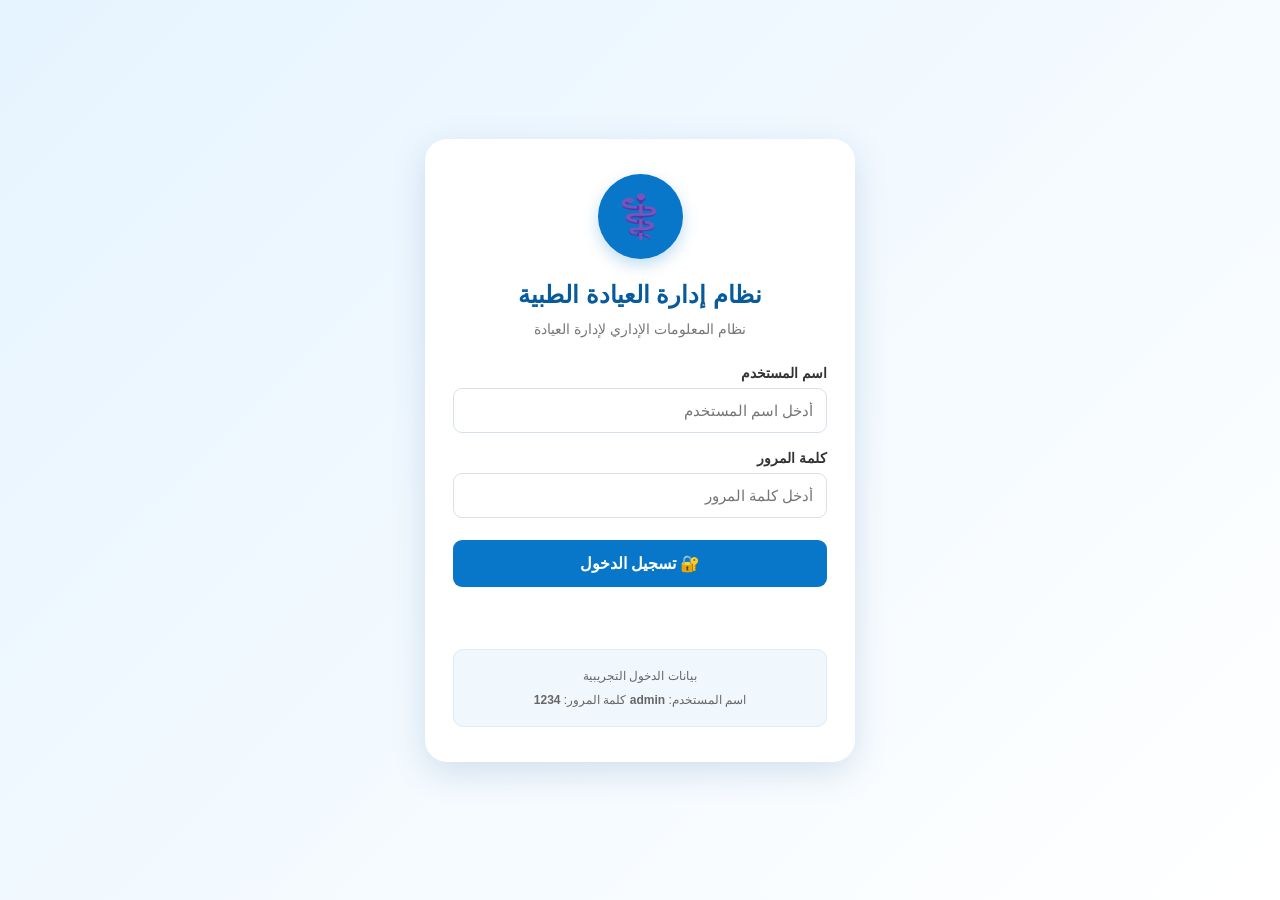
<file: index.html>
<!DOCTYPE html>
<html lang="ar" dir="rtl">

<head>

    <meta charset="UTF-8">

    <meta name="viewport"
          content="width=device-width, initial-scale=1.0">

    <title>نظام إدارة العيادة الطبية</title>

    <link rel="stylesheet" href="style.css">

</head>

<body>

    <!-- =========================
         صفحة تسجيل الدخول
    ========================== -->

    <div class="login-page">

        <div class="login-box">

            <div class="logo">
                ⚕️
            </div>


            <h1>
                نظام إدارة العيادة الطبية
            </h1>


            <p class="subtitle">
                نظام المعلومات الإداري لإدارة العيادة
            </p>


            <form id="loginForm">


                <div class="input-group">

                    <label for="username">
                        اسم المستخدم
                    </label>

                    <input
                        type="text"
                        id="username"
                        placeholder="أدخل اسم المستخدم"
                        autocomplete="username"
                        required>

                </div>



                <div class="input-group">

                    <label for="password">
                        كلمة المرور
                    </label>

                    <input
                        type="password"
                        id="password"
                        placeholder="أدخل كلمة المرور"
                        autocomplete="current-password"
                        required>

                </div>



                <button
                    type="submit"
                    class="login-button">

                    🔐 تسجيل الدخول

                </button>


            </form>



            <div
                id="loginMessage"
                class="login-message">
            </div>



            <div class="login-info">

                <p>
                    بيانات الدخول التجريبية
                </p>

                <span>
                    اسم المستخدم:
                    <b>admin</b>
                </span>

                <span>
                    كلمة المرور:
                    <b>1234</b>
                </span>

            </div>


        </div>

    </div>



    <!-- =========================
         تشغيل تسجيل الدخول
    ========================== -->

    <script>

    document
    .getElementById("loginForm")
    .addEventListener("submit", function(event) {

        event.preventDefault();


        const username =
            document.getElementById("username").value.trim();


        const password =
            document.getElementById("password").value;


        const message =
            document.getElementById("loginMessage");



        /* بيانات الدخول التجريبية */

        if (
            username === "admin" &&
            password === "1234"
        ) {


            /* حفظ حالة تسجيل الدخول */

            localStorage.setItem(
                "clinic_logged_in",
                "true"
            );


            localStorage.setItem(
                "clinic_username",
                username
            );


            message.textContent =
                "✅ تم تسجيل الدخول بنجاح";


            message.style.color =
                "#2e8b57";


            /*
             * الانتقال إلى لوحة التحكم
             */

            setTimeout(function() {

                window.location.href =
                    "dashboard2.html";

            }, 500);


        } else {


            message.textContent =
                "❌ اسم المستخدم أو كلمة المرور غير صحيحة";


            message.style.color =
                "#d73535";

        }

    });

    </script>

</body>

</html>
</file>
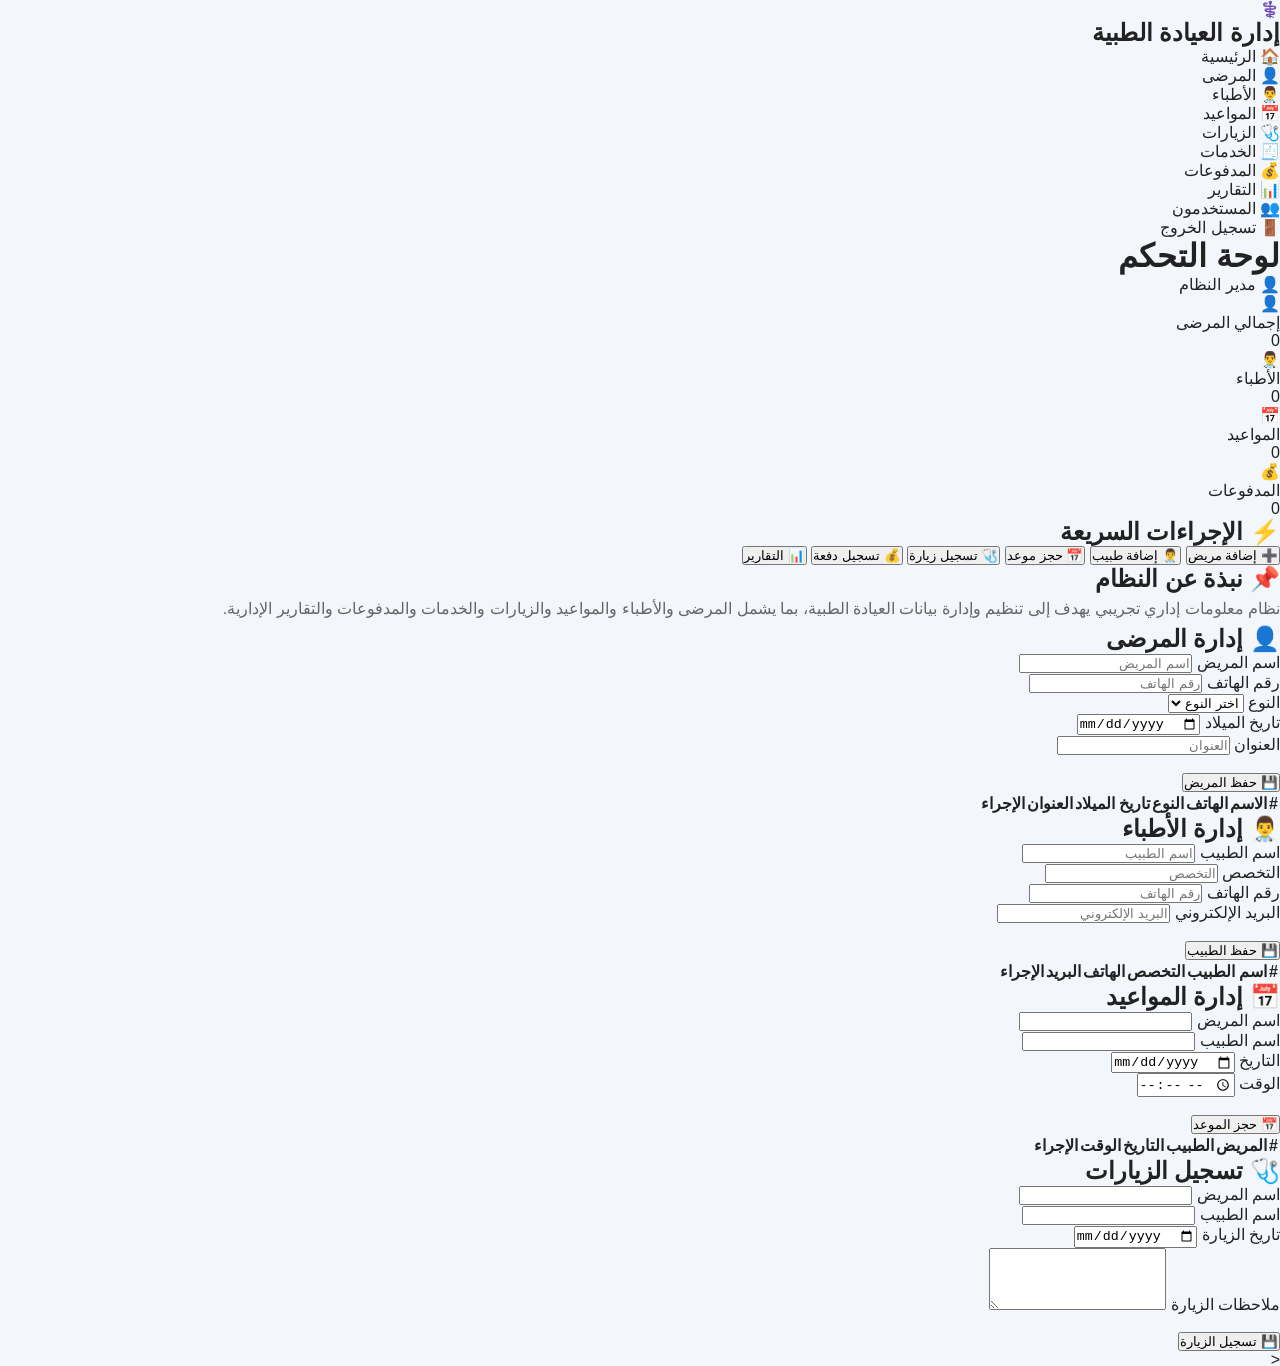
<file: dashboard.html>
<!DOCTYPE html>
<html lang="ar" dir="rtl">

<head>
    <meta charset="UTF-8">

    <meta name="viewport"
          content="width=device-width, initial-scale=1.0">

    <title>لوحة تحكم العيادة الطبية</title>

    <link rel="stylesheet" href="style.css">
</head>


<body>

<div class="dashboard" id="dashboard">


    <!-- =========================
         القائمة الجانبية
         ========================= -->

    <aside class="sidebar">

        <div class="brand">

            <div class="brand-icon">
                ⚕️
            </div>

            <h2>
                إدارة العيادة الطبية
            </h2>

        </div>


        <div class="menu-item active"
             onclick="showPage('home', this)">

            🏠
            <span>الرئيسية</span>

        </div>


        <div class="menu-item"
             onclick="showPage('patients', this)">

            👤
            <span>المرضى</span>

        </div>


        <div class="menu-item"
             onclick="showPage('doctors', this)">

            👨‍⚕️
            <span>الأطباء</span>

        </div>


        <div class="menu-item"
             onclick="showPage('appointments', this)">

            📅
            <span>المواعيد</span>

        </div>


        <div class="menu-item"
             onclick="showPage('visits', this)">

            🩺
            <span>الزيارات</span>

        </div>


        <div class="menu-item"
             onclick="showPage('services', this)">

            🧾
            <span>الخدمات</span>

        </div>


        <div class="menu-item"
             onclick="showPage('payments', this)">

            💰
            <span>المدفوعات</span>

        </div>


        <div class="menu-item"
             onclick="showPage('reports', this)">

            📊
            <span>التقارير</span>

        </div>


        <div class="menu-item"
             onclick="showPage('users', this)">

            👥
            <span>المستخدمون</span>

        </div>


        <div class="menu-item logout"
             onclick="logout()">

            🚪
            <span>تسجيل الخروج</span>

        </div>

    </aside>



    <!-- =========================
         المحتوى الرئيسي
         ========================= -->

    <main class="main-content">


        <!-- الشريط العلوي -->

        <div class="topbar">

            <h1 id="pageTitle">
                لوحة التحكم
            </h1>

            <div class="user-info">
                👤 مدير النظام
            </div>

        </div>



        <!-- =========================
             الصفحة الرئيسية
             ========================= -->

        <section class="page" id="home">

            <div class="stats">


                <div class="stat-card">

                    <div class="stat-icon">
                        👤
                    </div>

                    <div class="stat-title">
                        إجمالي المرضى
                    </div>

                    <div class="stat-number"
                         id="patientCount">
                        0
                    </div>

                </div>



                <div class="stat-card">

                    <div class="stat-icon">
                        👨‍⚕️
                    </div>

                    <div class="stat-title">
                        الأطباء
                    </div>

                    <div class="stat-number"
                         id="doctorCount">
                        0
                    </div>

                </div>



                <div class="stat-card">

                    <div class="stat-icon">
                        📅
                    </div>

                    <div class="stat-title">
                        المواعيد
                    </div>

                    <div class="stat-number"
                         id="appointmentCount">
                        0
                    </div>

                </div>



                <div class="stat-card">

                    <div class="stat-icon">
                        💰
                    </div>

                    <div class="stat-title">
                        المدفوعات
                    </div>

                    <div class="stat-number"
                         id="paymentCount">
                        0
                    </div>

                </div>

            </div>



            <div class="section">

                <h2 class="section-title">
                    ⚡ الإجراءات السريعة
                </h2>


                <div class="quick-actions">

                    <button onclick="showPage('patients')">
                        ➕ إضافة مريض
                    </button>

                    <button onclick="showPage('doctors')">
                        👨‍⚕️ إضافة طبيب
                    </button>

                    <button onclick="showPage('appointments')">
                        📅 حجز موعد
                    </button>

                    <button onclick="showPage('visits')">
                        🩺 تسجيل زيارة
                    </button>

                    <button onclick="showPage('payments')">
                        💰 تسجيل دفعة
                    </button>

                    <button onclick="showPage('reports')">
                        📊 التقارير
                    </button>

                </div>

            </div>



            <div class="section">

                <h2 class="section-title">
                    📌 نبذة عن النظام
                </h2>

                <p style="line-height:2;color:#666;">

                    نظام معلومات إداري تجريبي يهدف إلى
                    تنظيم وإدارة بيانات العيادة الطبية،
                    بما يشمل المرضى والأطباء والمواعيد
                    والزيارات والخدمات والمدفوعات
                    والتقارير الإدارية.

                </p>

            </div>

        </section>



        <!-- =========================
             المرضى
             ========================= -->

        <section class="page" id="patients">

            <div class="section">

                <h2 class="section-title">
                    👤 إدارة المرضى
                </h2>


                <div class="form-box">

                    <form id="patientForm">

                        <div class="form-grid">


                            <div class="form-group">

                                <label>
                                    اسم المريض
                                </label>

                                <input
                                    type="text"
                                    id="patientName"
                                    placeholder="اسم المريض"
                                    required>

                            </div>



                            <div class="form-group">

                                <label>
                                    رقم الهاتف
                                </label>

                                <input
                                    type="text"
                                    id="patientPhone"
                                    placeholder="رقم الهاتف"
                                    required>

                            </div>



                            <div class="form-group">

                                <label>
                                    النوع
                                </label>

                                <select id="patientGender">

                                    <option value="">
                                        اختر النوع
                                    </option>

                                    <option value="ذكر">
                                        ذكر
                                    </option>

                                    <option value="أنثى">
                                        أنثى
                                    </option>

                                </select>

                            </div>



                            <div class="form-group">

                                <label>
                                    تاريخ الميلاد
                                </label>

                                <input
                                    type="date"
                                    id="patientBirth">

                            </div>



                            <div class="form-group full-width">

                                <label>
                                    العنوان
                                </label>

                                <input
                                    type="text"
                                    id="patientAddress"
                                    placeholder="العنوان">

                            </div>

                        </div>


                        <br>

                        <button
                            type="submit"
                            class="btn btn-success">

                            💾 حفظ المريض

                        </button>

                    </form>

                </div>



                <div class="table-container">

                    <table>

                        <thead>

                            <tr>

                                <th>
                                    #
                                </th>

                                <th>
                                    الاسم
                                </th>

                                <th>
                                    الهاتف
                                </th>

                                <th>
                                    النوع
                                </th>

                                <th>
                                    تاريخ الميلاد
                                </th>

                                <th>
                                    العنوان
                                </th>

                                <th>
                                    الإجراء
                                </th>

                            </tr>

                        </thead>


                        <tbody id="patientsTable">

                        </tbody>

                    </table>

                </div>

            </div>

        </section>



        <!-- =========================
             الأطباء
             ========================= -->

        <section class="page" id="doctors">

            <div class="section">

                <h2 class="section-title">
                    👨‍⚕️ إدارة الأطباء
                </h2>


                <div class="form-box">

                    <form id="doctorForm">

                        <div class="form-grid">


                            <div class="form-group">

                                <label>
                                    اسم الطبيب
                                </label>

                                <input
                                    type="text"
                                    id="doctorName"
                                    placeholder="اسم الطبيب"
                                    required>

                            </div>



                            <div class="form-group">

                                <label>
                                    التخصص
                                </label>

                                <input
                                    type="text"
                                    id="doctorSpecialty"
                                    placeholder="التخصص"
                                    required>

                            </div>



                            <div class="form-group">

                                <label>
                                    رقم الهاتف
                                </label>

                                <input
                                    type="text"
                                    id="doctorPhone"
                                    placeholder="رقم الهاتف">

                            </div>



                            <div class="form-group">

                                <label>
                                    البريد الإلكتروني
                                </label>

                                <input
                                    type="email"
                                    id="doctorEmail"
                                    placeholder="البريد الإلكتروني">

                            </div>

                        </div>


                        <br>

                        <button
                            type="submit"
                            class="btn btn-success">

                            💾 حفظ الطبيب

                        </button>

                    </form>

                </div>



                <div class="table-container">

                    <table>

                        <thead>

                            <tr>

                                <th>#</th>

                                <th>
                                    اسم الطبيب
                                </th>

                                <th>
                                    التخصص
                                </th>

                                <th>
                                    الهاتف
                                </th>

                                <th>
                                    البريد
                                </th>

                                <th>
                                    الإجراء
                                </th>

                            </tr>

                        </thead>


                        <tbody id="doctorsTable">

                        </tbody>

                    </table>

                </div>

            </div>

        </section>



        <!-- =========================
             المواعيد
             ========================= -->

        <section class="page" id="appointments">

            <div class="section">

                <h2 class="section-title">
                    📅 إدارة المواعيد
                </h2>


                <div class="form-box">

                    <form id="appointmentForm">

                        <div class="form-grid">


                            <div class="form-group">

                                <label>
                                    اسم المريض
                                </label>

                                <input
                                    type="text"
                                    id="appointmentPatient"
                                    required>

                            </div>



                            <div class="form-group">

                                <label>
                                    اسم الطبيب
                                </label>

                                <input
                                    type="text"
                                    id="appointmentDoctor"
                                    required>

                            </div>



                            <div class="form-group">

                                <label>
                                    التاريخ
                                </label>

                                <input
                                    type="date"
                                    id="appointmentDate"
                                    required>

                            </div>



                            <div class="form-group">

                                <label>
                                    الوقت
                                </label>

                                <input
                                    type="time"
                                    id="appointmentTime"
                                    required>

                            </div>

                        </div>


                        <br>

                        <button
                            type="submit"
                            class="btn btn-success">

                            📅 حجز الموعد

                        </button>

                    </form>

                </div>



                <div class="table-container">

                    <table>

                        <thead>

                            <tr>

                                <th>#</th>

                                <th>
                                    المريض
                                </th>

                                <th>
                                    الطبيب
                                </th>

                                <th>
                                    التاريخ
                                </th>

                                <th>
                                    الوقت
                                </th>

                                <th>
                                    الإجراء
                                </th>

                            </tr>

                        </thead>


                        <tbody id="appointmentsTable">

                        </tbody>

                    </table>

                </div>

            </div>

        </section>



        <!-- =========================
             الزيارات
             ========================= -->

        <section class="page" id="visits">

            <div class="section">

                <h2 class="section-title">
                    🩺 تسجيل الزيارات
                </h2>


                <div class="form-box">

                    <form id="visitForm">

                        <div class="form-grid">


                            <div class="form-group">

                                <label>
                                    اسم المريض
                                </label>

                                <input
                                    type="text"
                                    id="visitPatient"
                                    required>

                            </div>



                            <div class="form-group">

                                <label>
                                    اسم الطبيب
                                </label>

                                <input
                                    type="text"
                                    id="visitDoctor"
                                    required>

                            </div>



                            <div class="form-group">

                                <label>
                                    تاريخ الزيارة
                                </label>

                                <input
                                    type="date"
                                    id="visitDate"
                                    required>

                            </div>



                            <div class="form-group full-width">

                                <label>
                                    ملاحظات الزيارة
                                </label>

                                <textarea
                                    id="visitNotes"
                                    rows="4"
                                    placeholder="اكتب ملاحظات الزيارة">

                                </textarea>

                            </div>

                        </div>


                        <br>

                        <button
                            type="submit"
                            class="btn btn-success">

                            💾 تسجيل الزيارة

                        </button>

                    </form>

                </div>



                <div class="table-container">

                    <table>

                        <
</file>
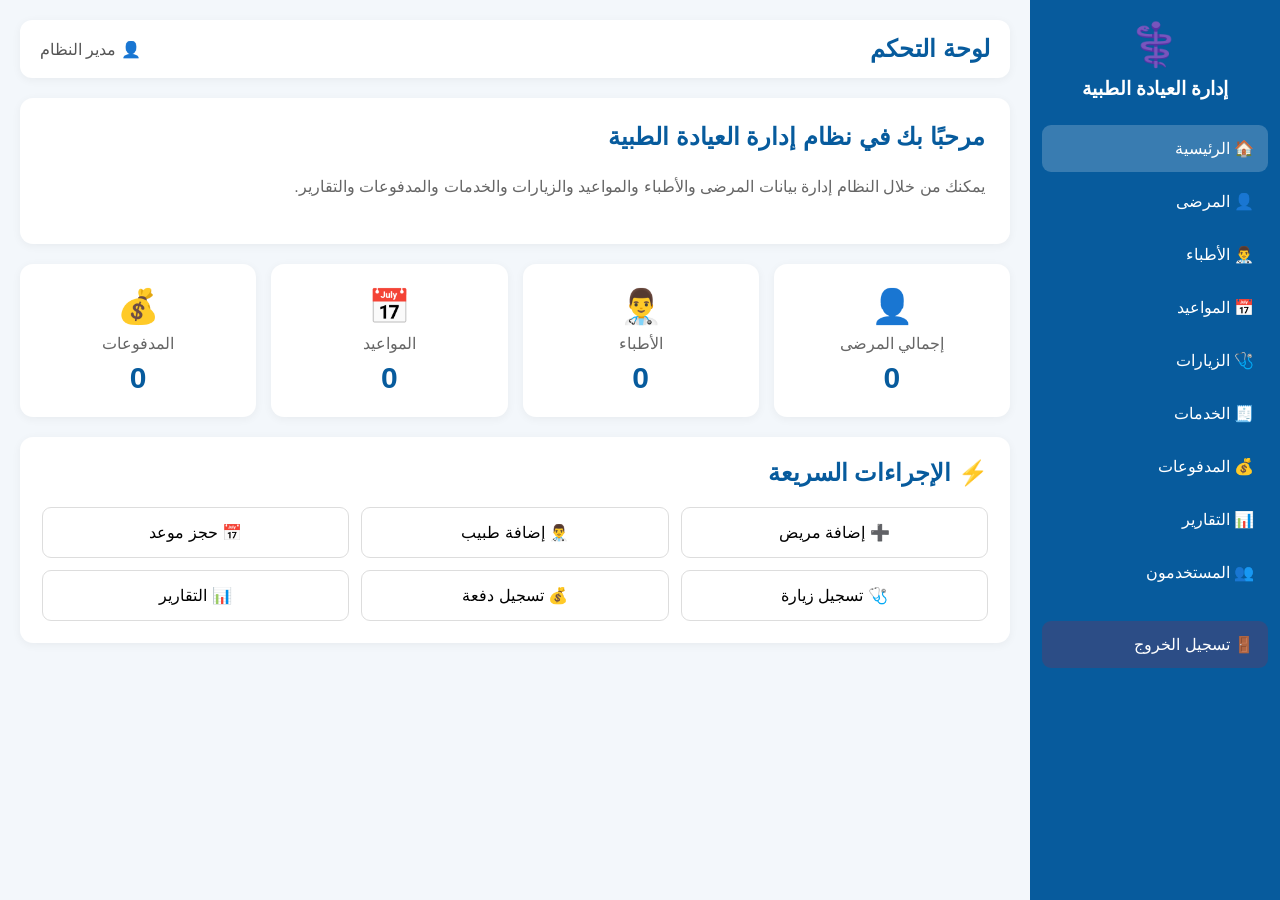
<file: dashboard2.html>
<!DOCTYPE html>
<html lang="ar" dir="rtl">

<head>
<meta charset="UTF-8">
<meta name="viewport" content="width=device-width, initial-scale=1.0">

<title>نظام إدارة العيادة الطبية</title>

<style>

/* =========================
   الإعدادات العامة
========================= */

*{
    box-sizing:border-box;
}

body{
    margin:0;
    font-family:Arial,Tahoma,sans-serif;
    background:#f3f7fb;
    color:#222;
}

button,
input,
select,
textarea{
    font-family:inherit;
}

button{
    cursor:pointer;
}

/* =========================
   القائمة الجانبية
========================= */

.sidebar{
    position:fixed;
    right:0;
    top:0;
    width:250px;
    height:100vh;
    background:#075b9d;
    color:white;
    padding:20px 12px;
    z-index:1000;
    overflow-y:auto;
    transition:.3s;
}

.brand{
    text-align:center;
    margin-bottom:25px;
}

.brand-icon{
    font-size:42px;
    margin-bottom:8px;
}

.brand h2{
    font-size:19px;
    margin:0;
}

.menu-item{
    padding:14px;
    margin:6px 0;
    border-radius:9px;
    cursor:pointer;
    font-size:16px;
}

.menu-item:hover,
.menu-item.active{
    background:rgba(255,255,255,.2);
}

.logout{
    margin-top:25px;
    background:rgba(255,0,0,.15);
}

/* =========================
   المحتوى
========================= */

.main-content{
    margin-right:250px;
    padding:20px;
    min-height:100vh;
}

.topbar{
    background:white;
    padding:15px 20px;
    border-radius:12px;
    display:flex;
    align-items:center;
    justify-content:space-between;
    margin-bottom:20px;
    box-shadow:0 2px 10px rgba(0,0,0,.05);
}

.topbar h1{
    margin:0;
    color:#075b9d;
    font-size:24px;
}

.user-info{
    color:#555;
}

.menu-button{
    display:none;
    border:0;
    background:#075b9d;
    color:white;
    border-radius:8px;
    padding:9px 13px;
    font-size:21px;
}

/* =========================
   الصفحات
========================= */

.page{
    display:none;
}

.page.active-page{
    display:block;
}

/* =========================
   الترحيب
========================= */

.welcome-box{
    background:white;
    padding:25px;
    border-radius:13px;
    margin-bottom:20px;
    box-shadow:0 2px 10px rgba(0,0,0,.05);
}

.welcome-box h2{
    color:#075b9d;
    margin-top:0;
}

.welcome-box p{
    color:#666;
    line-height:2;
}

/* =========================
   الإحصائيات
========================= */

.stats{
    display:grid;
    grid-template-columns:repeat(4,1fr);
    gap:15px;
    margin-bottom:20px;
}

.stat-card{
    background:white;
    padding:22px;
    text-align:center;
    border-radius:13px;
    box-shadow:0 2px 10px rgba(0,0,0,.05);
}

.stat-icon{
    font-size:34px;
}

.stat-title{
    color:#666;
    margin:8px 0;
}

.stat-number{
    color:#075b9d;
    font-size:30px;
    font-weight:bold;
}

/* =========================
   الأقسام
========================= */

.section{
    background:white;
    padding:22px;
    border-radius:13px;
    margin-bottom:20px;
    box-shadow:0 2px 10px rgba(0,0,0,.05);
}

.section-title{
    color:#075b9d;
    margin-top:0;
}

/* =========================
   الإجراءات السريعة
========================= */

.quick-actions{
    display:grid;
    grid-template-columns:repeat(3,1fr);
    gap:12px;
}

.quick-actions button{
    background:white;
    border:1px solid #ddd;
    border-radius:9px;
    padding:15px;
    font-size:16px;
}

.quick-actions button:hover{
    background:#075b9d;
    color:white;
}

/* =========================
   النماذج
========================= */

.form-box{
    background:#f7fafc;
    padding:20px;
    border-radius:10px;
    margin-bottom:20px;
}

.form-grid{
    display:grid;
    grid-template-columns:repeat(2,1fr);
    gap:15px;
}

.form-group{
    display:flex;
    flex-direction:column;
    gap:7px;
}

.form-group label{
    font-weight:bold;
}

.form-group input,
.form-group select,
.form-group textarea{
    border:1px solid #ccc;
    border-radius:8px;
    padding:11px;
    background:white;
    outline:none;
}

.form-group input:focus,
.form-group select:focus,
.form-group textarea:focus{
    border-color:#075b9d;
}

.full-width{
    grid-column:1/-1;
}

.btn{
    border:0;
    border-radius:7px;
    padding:10px 15px;
    color:white;
    margin:3px;
}

.save-btn{
    background:#2e8b57;
}

.edit-btn{
    background:#e49b19;
}

.delete-btn{
    background:#d73535;
}

.gray-btn{
    background:#777;
}

/* =========================
   الجداول
========================= */

.table-container{
    overflow-x:auto;
}

table{
    width:100%;
    border-collapse:collapse;
    min-width:650px;
}

th{
    background:#075b9d;
    color:white;
    padding:11px;
}

td{
    padding:10px;
    border-bottom:1px solid #ddd;
    text-align:center;
}

.empty-message{
    padding:25px;
    color:#777;
}

/* =========================
   الموبايل
========================= */

@media(max-width:800px){

    .sidebar{
        right:-260px;
    }

    .sidebar.open{
        right:0;
    }

    .main-content{
        margin-right:0;
        padding:10px;
    }

    .menu-button{
        display:block;
    }

    .user-info{
        display:none;
    }

    .topbar h1{
        font-size:19px;
    }

    .stats{
        grid-template-columns:repeat(2,1fr);
        gap:8px;
    }

    .quick-actions{
        grid-template-columns:1fr 1fr;
    }

    .form-grid{
        grid-template-columns:1fr;
    }

    .full-width{
        grid-column:auto;
    }

}

@media(max-width:450px){

    .quick-actions{
        grid-template-columns:1fr;
    }

}

</style>
</head>


<body>


<!-- =========================
     القائمة الجانبية
========================= -->

<aside class="sidebar" id="sidebar">

    <div class="brand">

        <div class="brand-icon">⚕️</div>

        <h2>إدارة العيادة الطبية</h2>

    </div>


    <div class="menu-item active"
         onclick="showPage('home',this)">
        🏠 الرئيسية
    </div>


    <div class="menu-item"
         onclick="showPage('patients',this)">
        👤 المرضى
    </div>


    <div class="menu-item"
         onclick="showPage('doctors',this)">
        👨‍⚕️ الأطباء
    </div>


    <div class="menu-item"
         onclick="showPage('appointments',this)">
        📅 المواعيد
    </div>


    <div class="menu-item"
         onclick="showPage('visits',this)">
        🩺 الزيارات
    </div>


    <div class="menu-item"
         onclick="showPage('services',this)">
        🧾 الخدمات
    </div>


    <div class="menu-item"
         onclick="showPage('payments',this)">
        💰 المدفوعات
    </div>


    <div class="menu-item"
         onclick="showPage('reports',this)">
        📊 التقارير
    </div>


    <div class="menu-item"
         onclick="showPage('users',this)">
        👥 المستخدمون
    </div>


    <div class="menu-item logout"
         onclick="logout()">
        🚪 تسجيل الخروج
    </div>

</aside>



<!-- =========================
     المحتوى
========================= -->

<main class="main-content">


<div class="topbar">

    <button class="menu-button"
            onclick="toggleMenu()">
        ☰
    </button>


    <h1 id="pageTitle">
        لوحة التحكم
    </h1>


    <div class="user-info">
        👤 مدير النظام
    </div>

</div>



<!-- =========================
     الرئيسية
========================= -->

<section class="page active-page"
         id="home">


<div class="welcome-box">

    <h2>
        مرحبًا بك في نظام إدارة العيادة الطبية
    </h2>

    <p>
        يمكنك من خلال النظام إدارة بيانات المرضى
        والأطباء والمواعيد والزيارات والخدمات
        والمدفوعات والتقارير.
    </p>

</div>



<div class="stats">


<div class="stat-card">

    <div class="stat-icon">👤</div>

    <div class="stat-title">
        إجمالي المرضى
    </div>

    <div class="stat-number"
         id="patientCount">
        0
    </div>

</div>



<div class="stat-card">

    <div class="stat-icon">👨‍⚕️</div>

    <div class="stat-title">
        الأطباء
    </div>

    <div class="stat-number"
         id="doctorCount">
        0
    </div>

</div>



<div class="stat-card">

    <div class="stat-icon">📅</div>

    <div class="stat-title">
        المواعيد
    </div>

    <div class="stat-number"
         id="appointmentCount">
        0
    </div>

</div>



<div class="stat-card">

    <div class="stat-icon">💰</div>

    <div class="stat-title">
        المدفوعات
    </div>

    <div class="stat-number"
         id="paymentCount">
        0
    </div>

</div>


</div>



<div class="section">

<h2 class="section-title">
    ⚡ الإجراءات السريعة
</h2>


<div class="quick-actions">


<button onclick="showPage('patients')">
    ➕ إضافة مريض
</button>


<button onclick="showPage('doctors')">
    👨‍⚕️ إضافة طبيب
</button>


<button onclick="showPage('appointments')">
    📅 حجز موعد
</button>


<button onclick="showPage('visits')">
    🩺 تسجيل زيارة
</button>


<button onclick="showPage('payments')">
    💰 تسجيل دفعة
</button>


<button onclick="showPage('reports')">
    📊 التقارير
</button>


</div>

</div>


</section>



<!-- =========================
     المرضى
========================= -->

<section class="page"
         id="patients">

<div class="section">

<h2 class="section-title">
    👤 إدارة المرضى
</h2>


<div class="form-box">

<form id="patientForm">


<input type="hidden"
       id="patientId">


<div class="form-grid">


<div class="form-group">

<label>
    اسم المريض
</label>

<input type="text"
       id="patientName"
       placeholder="اسم المريض"
       required>

</div>


<div class="form-group">

<label>
    رقم الهاتف
</label>

<input type="text"
       id="patientPhone"
       placeholder="رقم الهاتف"
       required>

</div>


<div class="form-group">

<label>
    النوع
</label>

<select id="patientGender">

<option value="">
    اختر النوع
</option>

<option value="ذكر">
    ذكر
</option>

<option value="أنثى">
    أنثى
</option>

</select>

</div>


<div class="form-group">

<label>
    تاريخ الميلاد
</label>

<input type="date"
       id="patientBirth">

</div>


<div class="form-group full-width">

<label>
    العنوان
</label>

<input type="text"
       id="patientAddress"
       placeholder="العنوان">

</div>


</div>


<br>


<button type="submit"
        class="btn save-btn"
        id="patientSubmit">
    💾 حفظ المريض
</button>


<button type="button"
        class="btn gray-btn"
        onclick="cancelPatientEdit()">
    إلغاء
</button>


</form>

</div>



<div class="table-container">

<table>

<thead>

<tr>
<th>#</th>
<th>الاسم</th>
<th>الهاتف</th>
<th>النوع</th>
<th>تاريخ الميلاد</th>
<th>العنوان</th>
<th>الإجراء</th>
</tr>

</thead>


<tbody id="patientsTable">
</tbody>


</table>

</div>

</div>

</section>



<!-- =========================
     الأطباء
========================= -->

<section class="page"
         id="doctors">

<div class="section">

<h2 class="section-title">
    👨‍⚕️ إدارة الأطباء
</h2>


<div class="form-box">

<form id="doctorForm">


<div class="form-grid">


<div class="form-group">

<label>
    اسم الطبيب
</label>

<input type="text"
       id="doctorName"
       required>

</div>


<div class="form-group">

<label>
    التخصص
</label>

<input type="text"
       id="doctorSpecialty"
       required>

</div>


<div class="form-group">

<label>
    رقم الهاتف
</label>

<input type="text"
       id="doctorPhone">

</div>


<div class="form-group">

<label>
    البريد الإلكتروني
</label>

<input type="email"
       id="doctorEmail">

</div>


</div>


<br>


<button type="submit"
        class="btn save-btn">
    💾 حفظ الطبيب
</button>


</form>

</div>


<div class="table-container">

<table>

<thead>

<tr>
<th>#</th>
<th>اسم الطبيب</th>
<th>التخصص</th>
<th>الهاتف</th>
<th>البريد</th>
<th>الإجراء</th>
</tr>

</thead>


<tbody id="doctorsTable">
</tbody>

</table>

</div>

</div>

</section>



<!-- =========================
     المواعيد
========================= -->

<section class="page"
         id="appointments">

<div class="section">

<h2 class="section-title">
    📅 إدارة المواعيد
</h2>


<div class="form-box">

<form id="appointmentForm">


<div class="form-grid">


<div class="form-group">

<label>
    اسم المريض
</label>

<input type="text"
       id="appointmentPatient"
       required>

</div>


<div class="form-group">

<label>
    اسم الطبيب
</label>

<input type="text"
       id="appointmentDoctor"
       required>

</div>


<div class="form-group">

<label>
    التاريخ
</label>

<input type="date"
       id="appointmentDate"
       required>

</div>


<div class="form-group">

<label>
    الوقت
</label>

<input type="time"
       id="appointmentTime"
       required>

</div>


</div>


<br>


<button type="submit"
        class="btn save-btn">
    💾 حفظ الموعد
</button>


</form>

</div>


<div class="table-container">

<table>

<thead>

<tr>
<th>#</th>
<th>المريض</th>
<th>الطبيب</th>
<th>التاريخ</th>
<th>الوقت</th>
<th>الإجراء</th>
</tr>

</thead>


<tbody id="appointmentsTable">
</tbody>

</table>

</div>

</div>

</section>



<!-- =========================
     الزيارات
========================= -->

<section class="page"
         id="visits">

<div class="section">

<h2 class="section-title">
    🩺 إدارة الزيارات
</h2>


<div class="form-box">

<form id="visitForm">


<div class="form-grid">


<div class="form-group">

<label>
    اسم المريض
</label>

<input type="text"
       id="visitPatient"
       required>

</div>


<div class="form-group">

<label>
    اسم الطبيب
</label>

<input type="text"
       id="visitDoctor"
       required>

</div>


<div class="form-group">

<label>
    تاريخ الزيارة
</label>

<input type="date"
       id="visitDate"
       required>

</div>


<div class="form-group full-width">

<label>
    ملاحظات الزيارة
</label>

<textarea id="visitNotes"
          rows="4"></textarea>

</div>


</div>


<br>


<button type="submit"
        class="btn save-btn">
    💾 تسجيل الزيارة
</button>


</form>

</div>


<div class="table-container">

<table>

<thead>

<tr>
<th>#</th>
<th>المريض</th>
<th>الطبيب</th>
<th>التاريخ</th>
<th>الملاحظات</th>
<th>الإجراء</th>
</tr>

</thead>


<tbody id="visitsTable">
</tbody>

</table>

</div>

</div>

</section>



<!-- =========================
     الخدمات
========================= -->

<section class="page"
         id="services">

<div class="section">

<h2 class="section-title">
    🧾 إدارة الخدمات
</h2>


<div class="form-box">

<form id="serviceForm">


<div class="form-grid">


<div class="form-group">

<label>
    اسم الخدمة
</label>

<input type="text"
       id="serviceName"
       placeholder="مثال: كشف طبي"
       required>

</div>


<div class="form-group">

<label>
    السعر
</label>

<input type="number"
       id="servicePrice"
       required>

</div>


</div>


<br>


<button type="submit"
        class="btn save-btn">
    💾 حفظ الخدمة
</button>


</form>

</div>


<div class="table-container">

<table>

<thead>

<tr>
<th>#</th>
<th>الخدمة</th>
<th>السعر</th>
<th>الإجراء</th>
</tr>

</thead>


<tbody id="servicesTable">
</tbody>

</table>

</div>

</div>

</section>



<!-- =========================
     المدفوعات
========================= -->

<section class="page"
         id="payments">

<div class="section">

<h2 class="section-title">
    💰 إدارة المدفوعات
</h2>


<div class="form-box">

<form id="paymentForm">


<div class="form-grid">


<div class="form-group">

<label>
    اسم المريض
</label>

<input type="text"
       id="paymentPatient"
       required>

</div>


<div class="form-group">

<label>
    المبلغ
</label>

<input type="number"
       id="paymentAmount"
       required>

</div>


<div class="form-group">

<label>
    طريقة الدفع
</label>

<select id="paymentMethod">

<option>
    نقدي
</option>

<option>
    بطاقة
</option>

<option>
    تحويل إلكتروني
</option>

</select>

</div>


<div class="form-group">

<label>
    التاريخ
</label>

<input type="date"
       id="paymentDate"
       required>

</div>


</div>


<br>


<button type="submit"
        class="btn save-btn">
    💾 حفظ الدفعة
</button>


</form>

</div>


<div class="table-container">

<table>

<thead>

<tr>
<th>#</th>
<th>المريض</th>
<th>المبلغ</th>
<th>طريقة الدفع</th>
<th>التاريخ</th>
<th>الإجراء</th>
</tr>

</thead>


<tbody id="paymentsTable">
</tbody>

</table>

</div>

</div>

</section>



<!-- =========================
     التقارير
========================= -->

<section class="page"
         id="reports">

<div class="section">

<h2 class="section-title">
    📊 التقارير والإحصائيات
</h2>


<div class="stats">


<div class="stat-card">

<div class="stat-icon">👤</div>

<div class="stat-title">
المرضى
</div>

<div class="stat-number"
     id="reportPatients">
0
</div>

</div>


<div class="stat-card">

<div class="stat-icon">👨‍⚕️</div>

<div class="stat-title">
الأطباء
</div>

<div class="stat-number"
     id="reportDoctors">
0
</div>

</div>


<div class="stat-card">

<div class="stat-icon">📅</div>

<div class="stat-title">
المواعيد
</div>

<div class="stat-number"
     id="reportAppointments">
0
</div>

</div>


<div class="stat-card">

<div class="stat-icon">🩺</div>

<div class="stat-title">
الزيارات
</div>

<div class="stat-number"
     id="reportVisits">
0
</div>

</div>


</div>


<div class="stat-card">

<div class="stat-title">
إجمالي المدفوعات
</div>

<div class="stat-number"
     id="totalPayments">
0 جنيه
</div>

</div>


</div>

</section>



<!-- =========================
     المستخدمون
========================= -->

<section class="page"
         id="users">

<div class="section">

<h2 class="section-title">
    👥 المستخدمون
</h2>


<div class="table-container">

<table>

<thead>

<tr>
<th>اسم المستخدم</th>
<th>الاسم</th>
<th>الصلاحية</th>
<th>الحالة</th>
</tr>

</thead>


<tbody>

<tr>
<td>admin</td>
<td>مدير النظام</td>
<td>مدير</td>
<td>نشط</td>
</tr>


<tr>
<td>reception</td>
<td>موظف الاستقبال</td>
<td>استقبال</td>
<td>نشط</td>
</tr>


<tr>
<td>doctor</td>
<td>الطبيب</td>
<td>طبيب</td>
<td>نشط</td>
</tr>

</tbody>

</table>

</div>

</div>

</section>


</main>



<!-- =========================
     JavaScript
========================= -->

<script>

/* =========================
   تحميل البيانات
========================= */

let patients =
JSON.parse(localStorage.getItem("clinic_patients") || "[]");

let doctors =
JSON.parse(localStorage.getItem("clinic_doctors") || "[]");

let appointments =
JSON.parse(localStorage.getItem("clinic_appointments") || "[]");

let visits =
JSON.parse(localStorage.getItem("clinic_visits") || "[]");

let services =
JSON.parse(localStorage.getItem("clinic_services") || "[]");

let payments =
JSON.parse(localStorage.getItem("clinic_payments") || "[]");


/* =========================
   فتح وإغلاق القائمة
========================= */

function toggleMenu(){

    document
    .getElementById("sidebar")
    .classList.toggle("open");

}


/* =========================
   الانتقال بين الصفحات
========================= */

function showPage(pageId,menuItem){

    document
    .querySelectorAll(".page")
    .forEach(function(page){

        page.classList.remove("active-page");

    });


    const page =
        document.getElementById(pageId);


    if(page){

        page.classList.add("active-page");

    }


    document
    .querySelectorAll(".menu-item")
    .forEach(function(item){

        item.classList.remove("active");

    });


    if(menuItem){

        menuItem.classList.add("active");

    }


    const titles = {

        home:"لوحة التحكم",

        patients:"إدارة المرضى",

        doctors:"إدارة الأطباء",

        appointments:"إدارة المواعيد",

        visits:"إدارة الزيارات",

        services:"إدارة الخدمات",

        payments:"إدارة المدفوعات",

        reports:"التقارير والإحصائيات",

        users:"المستخدمون"

    };


    document
    .getElementById("pageTitle")
    .textContent =
        titles[pageId] || "لوحة التحكم";


    document
    .getElementById("sidebar")
    .classList.remove("open");


    window.scrollTo(0,0);

}


/* =========================
   حفظ البيانات
========================= */

function saveAll(){

    localStorage.setItem(
        "clinic_patients",
        JSON.stringify(patients)
    );

    localStorage.setItem(
        "clinic_doctors",
        JSON.stringify(doctors)
    );

    localStorage.setItem(
        "clinic_appointments",
        JSON.stringify(appointments)
    );

    localStorage.setItem(
        "clinic_visits",
        JSON.stringify(visits)
    );

    localStorage.setItem(
        "clinic_services",
        JSON.stringify(services)
    );

    localStorage.setItem(
        "clinic_payments",
        JSON.stringify(payments)
    );

}


/* =========================
   تحديث الأعداد
========================= */

function updateCounts(){

    document
    .getElementById("patientCount")
    .textContent =
        patients.length;


    document
    .getElementById("doctorCount")
    .textContent =
        doctors.length;


    document
    .getElementById("appointmentCount")
    .textContent =
        appointments.length;


    document
    .getElementById("paymentCount")
    .textContent =
        payments.length;


    document
    .getElementById("reportPatients")
    .textContent =
        patients.length;


    document
    .getElementById("reportDoctors")
    .textContent =
        doctors.length;


    document
    .getElementById("reportAppointments")
    .textContent =
        appointments.length;


    document
    .getElementById("reportVisits")
    .textContent =
        visits.length;


    let total = 0;

    payments.forEach(function(payment){

        total += Number(payment.amount || 0);

    });


    document
    .getElementById("totalPayments")
    .textContent =
        total + " جنيه";

}


/* =========================
   المرضى
========================= */

function renderPatients(){

    const table =
        document.getElementById("patientsTable");


    table.innerHTML = "";


    if(patients.length === 0){

        table.innerHTML = `
        <tr>
            <td colspan="7"
                class="empty-message">
                لا توجد بيانات مرضى حتى الآن
            </td>
        </tr>`;

        return;

    }


    patients.forEach(function(patient,index){

        table.innerHTML += `
        <tr>

            <td>${index+1}</td>

            <td>${patient.name}</td>

            <td>${patient.phone}</td>

            <td>${patient.gender || "-"}</td>

            <td>${patient.birth || "-"}</td>

            <td>${patient.address || "-"}</td>

            <td>

                <button
                    class="btn edit-btn"
                    onclick="editPatient(${patient.id})">
                    تعديل
                </button>

                <button
                    class="btn delete-btn"
                    onclick="deletePatient(${patient.id})">
                    حذف
                </button>

            </td>

        </tr>`;

    });

}


/* =========================
   حفظ المريض
========================= */

document
.getElementById("patientForm")
.addEventListener("submit",function(event){

    event.preventDefault();


    const id =
        document.getElementById("patientId").value;


    const patient = {

        id:
            id ? Number(id) : Date.now(),

        name:
            document.getElementById("patientName").value.trim(),

        phone:
            document.getElementById("patientPhone").value.trim(),

        gender:
            document.getElementById("patientGender").value,

        birth:
            document.getElementById("patientBirth").value,

        address:
            document.getElementById("patientAddress").value.trim()

    };


    if(id){

        const index =
            patients.findIndex(function(item){

                return item.id === Number(id);

            });


        if(index !== -1){

            patients[index] = patient;

        }

        alert("✅ تم تعديل بيانات المريض");

    }

    else{

        patients.push(patient);

        alert("✅ تم حفظ المريض بنجاح");

    }


    saveAll();

    renderPatients();

    updateCounts();

    cancelPatientEdit();

});


/* =========================
   تعديل المريض
========================= */

function editPatient(id){

    const patient =
        patients.find(function(item){

            return item.id === id;

        });


    if(!patient){

        return;

    }


    document
    .getElementById("patientId")
    .value = patient.id;


    document
    .getElementById("patientName")
    .value = patient.name;


    document
    .getElementById("patientPhone")
    .value = patient.phone;


    document
    .getElementById("patientGender")
    .value = patient.gender;


    document
    .getElementById("patientBirth")
    .value = patient.birth;


    document
    .getElementById("patientAddress")
    .value = patient.address;


    document
    .getElementById("patientSubmit")
    .textContent =
        "✏️ حفظ التعديل";


    showPage("patients");

}


/* =========================
   حذف المريض
========================= */

function deletePatient(id){

    if(!confirm("هل تريد حذف هذا المريض؟")){

        return;

    }


    patients =
        patients.filter(function(item){

            return item.id !== id;

        });


    saveAll();

    renderPatients();

    updateCounts();

}


/* =========================
   إلغاء
========================= */

function cancelPatientEdit(){

    document
    .getElementById("patientForm")
    .reset();


    document
    .getElementById("patientId")
    .value = "";


    document
    .getElementById("patientSubmit")
    .textContent =
        "💾 حفظ المريض";

}


/* =========================
   الأطباء
========================= */

function renderDoctors(){

    const table =
        document.getElementById("doctorsTable");


    table.innerHTML = "";


    if(doctors.length === 0){

        table.innerHTML = `
        <tr>
            <td colspan="6"
                class="empty-message">
                لا توجد بيانات أطباء حتى الآن
            </td>
        </tr>`;

        return;

    }


    doctors.forEach(function(doctor,index){

        table.innerHTML += `
        <tr>

            <td>${index+1}</td>

            <td>${doctor.name}</td>

            <td>${doctor.specialty}</td>

            <td>${doctor.phone || "-"}</td>

            <td>${doctor.email || "-"}</td>

            <td>

                <button
                    class="btn delete-btn"
                    onclick="deleteDoctor(${doctor.id})">
                    حذف
                </button>

            </td>

        </tr>`;

    });

}


document
.getElementById("doctorForm")
.addEventListener("submit",function(event){

    event.preventDefault();


    doctors.push({

        id:Date.now(),

        name:
            document.getElementById("doctorName").value,

        specialty:
            document.getElementById("doctorSpecialty").value,

        phone:
            document.getElementById("doctorPhone").value,

        email:
            document.getElementById("doctorEmail").value

    });


    saveAll();

    renderDoctors();

    updateCounts();

    this.reset();

    alert("✅ تم حفظ الطبيب");

});


function deleteDoctor(id){

    if(!confirm("هل تريد حذف الطبيب؟")){

        return;

    }


    doctors =
        doctors.filter(function(item){

            return item.id !== id;

        });


    saveAll();

    renderDoctors();

    updateCounts();

}


/* =========================
   المواعيد
========================= */

function renderAppointments(){

    const table =
        document.getElementById("appointmentsTable");


    table.innerHTML = "";


    if(appointments.length === 0){

        table.innerHTML = `
        <tr>
            <td colspan="6"
                class="empty-message">
                لا توجد مواعيد حتى الآن
            </td>
        </tr>`;

        return;

    }


    appointments.forEach(function(item,index){

        table.innerHTML += `
        <tr>

            <td>${index+1}</td>

            <td>${item.patient}</td>

            <td>${item.doctor}</td>

            <td>${item.date}</td>

            <td>${item.time}</td>

            <td>

                <button
                    class="btn delete-btn"
                    onclick="deleteAppointment(${item.id})">
                    حذف
                </button>

            </td>

        </tr>`;

    });

}


document
.getElementById("appointmentForm")
.addEventListener("submit",function(event){

    event.preventDefault();


    appointments.push({

        id:Date.now(),

        patient:
            document.getElementById("appointmentPatient").value,

        doctor:
            document.getElementById("appointmentDoctor").value,

        date:
            document.getElementById("appointmentDate").value,

        time:
            document.getElementById("appointmentTime").value

    });


    saveAll();

    renderAppointments();

    updateCounts();

    this.reset();

    alert("✅ تم حفظ الموعد");

});


function deleteAppointment(id){

    appointments =
        appointments.filter(function(item){

            return item.id !== id;

        });


    saveAll();

    renderAppointments();

    updateCounts();

}


/* =========================
   الزيارات
========================= */

function renderVisits(){

    const table =
        document.getElementById("visitsTable");


    table.innerHTML = "";


    if(visits.length === 0){

        table.innerHTML = `
        <tr>
            <td colspan="6"
                class="empty-message">
                لا توجد زيارات حتى الآن
            </td>
        </tr>`;

        return;

    }


    visits.forEach(function(item,index){

        table.innerHTML += `
        <tr>

            <td>${index+1}</td>

            <td>${item.patient}</td>

            <td>${item.doctor}</td>

            <td>${item.date}</td>

            <td>${item.notes || "-"}</td>

            <td>

                <button
                    class="btn delete-btn"
                    onclick="deleteVisit(${item.id})">
                    حذف
                </button>

            </td>

        </tr>`;

    });

}


document
.getElementById("visitForm")
.addEventListener("submit",function(event){

    event.preventDefault();


    visits.push({

        id:Date.now(),

        patient:
            document.getElementById("visitPatient").value,

        doctor:
            document.getElementById("visitDoctor").value,

        date:
            document.getElementById("visitDate").value,

        notes:
            document.getElementById("visitNotes").value

    });


    saveAll();

    renderVisits();

    updateCounts();

    this.reset();

    alert("✅ تم تسجيل الزيارة");

});


function deleteVisit(id){

    visits =
        visits.filter(function(item){

            return item.id !== id;

        });


    saveAll();

    renderVisits();

    updateCounts();

}


/* =========================
   الخدمات
========================= */

function renderServices(){

    const table =
        document.getElementById("servicesTable");


    table.innerHTML = "";


    if(services.length === 0){

        table.innerHTML = `
        <tr>
            <td colspan="4"
                class="empty-message">
                لا توجد خدمات حتى الآن
            </td>
        </tr>`;

        return;

    }


    services.forEach(function(item,index){

        table.innerHTML += `
        <tr>

            <td>${index+1}</td>

            <td>${item.name}</td>

            <td>${item.price} جنيه</td>

            <td>

                <button
                    class="btn delete-btn"
                    onclick="deleteService(${item.id})">
                    حذف
                </button>

            </td>

        </tr>`;

    });

}


document
.getElementById("serviceForm")
.addEventListener("submit",function(event){

    event.preventDefault();


    services.push({

        id:Date.now(),

        name:
            document.getElementById("serviceName").value,

        price:
            document.getElementById("servicePrice").value

    });


    saveAll();

    renderServices();

    this.reset();

    alert("✅ تم حفظ الخدمة");

});


function deleteService(id){

    services =
        services.filter(function(item){

            return item.id !== id;

        });


    saveAll();

    renderServices();

}


/* =========================
   المدفوعات
========================= */

function renderPayments(){

    const table =
        document.getElementById("paymentsTable");


    table.innerHTML = "";


    if(payments.length === 0){

        table.innerHTML = `
        <tr>
            <td colspan="6"
                class="empty-message">
                لا توجد مدفوعات حتى الآن
            </td>
        </tr>`;

        return;

    }


    payments.forEach(function(item,index){

        table.innerHTML += `
        <tr>

            <td>${index+1}</td>

            <td>${item.patient}</td>

            <td>${item.amount} جنيه</td>

            <td>${item.method}</td>

            <td>${item.date}</td>

            <td>

                <button
                    class="btn delete-btn"
                    onclick="deletePayment(${item.id})">
                    حذف
                </button>

            </td>

        </tr>`;

    });

}


document
.getElementById("paymentForm")
.addEventListener("submit",function(event){

    event.preventDefault();


    payments.push({

        id:Date.now(),

        patient:
            document.getElementById("paymentPatient").value,

        amount:
            document.getElementById("paymentAmount").value,

        method:
            document.getElementById("paymentMethod").value,

        date:
            document.getElementById("paymentDate").value

    });


    saveAll();

    renderPayments();

    updateCounts();

    this.reset();

    alert("✅ تم تسجيل الدفعة");

});


function deletePayment(id){

    payments =
        payments.filter(function(item){

            return item.id !== id;

        });


    saveAll();

    renderPayments();

    updateCounts();

}


/* =========================
   تسجيل الخروج
========================= */

function logout(){

    window.location.href =
        "index.html";

}


/* =========================
   تشغيل النظام
========================= */

renderPatients();

renderDoctors();

renderAppointments();

renderVisits();

renderServices();

renderPayments();

updateCounts();

</script>

</body>
</html>
</file>
<file: style.css>
/* =========================================
   نظام إدارة العيادة الطبية
   ملف التصميم الرئيسي
   ========================================= */

* {
    box-sizing: border-box;
    margin: 0;
    padding: 0;
}

html {
    direction: rtl;
}

body {
    font-family: Tahoma, Arial, sans-serif;
    background: #f3f7fb;
    color: #222;
}


/* =========================================
   صفحة تسجيل الدخول
   ========================================= */

.login-page {
    min-height: 100vh;
    display: flex;
    justify-content: center;
    align-items: center;
    padding: 20px;

    background:
        linear-gradient(
            135deg,
            #e6f4ff,
            #ffffff
        );
}


/* صندوق تسجيل الدخول */

.login-box {
    width: 100%;
    max-width: 430px;

    background: #ffffff;

    padding: 35px 28px;

    border-radius: 22px;

    box-shadow:
        0 10px 35px rgba(0, 70, 130, 0.15);

    text-align: center;
}


/* الشعار */

.logo {
    width: 85px;
    height: 85px;

    margin: 0 auto 18px;

    border-radius: 50%;

    display: flex;
    justify-content: center;
    align-items: center;

    background: #0877c9;

    color: white;

    font-size: 42px;

    box-shadow:
        0 6px 15px rgba(8, 119, 201, 0.25);
}


/* عنوان النظام */

.login-box h1 {
    color: #075b9d;

    font-size: 24px;

    line-height: 1.5;

    margin-bottom: 8px;
}


/* الوصف */

.subtitle {
    color: #777;

    font-size: 14px;

    margin-bottom: 28px;
}


/* مجموعات الإدخال */

.input-group {
    text-align: right;

    margin-bottom: 17px;
}


.input-group label {
    display: block;

    font-weight: bold;

    color: #333;

    margin-bottom: 7px;

    font-size: 14px;
}


/* حقول الإدخال */

.input-group input {
    width: 100%;

    padding: 13px;

    border: 1px solid #d6e1ea;

    border-radius: 9px;

    outline: none;

    font-size: 15px;

    background: #fff;

    transition: 0.2s;
}


.input-group input:focus {
    border-color: #0877c9;

    box-shadow:
        0 0 0 3px rgba(8, 119, 201, 0.10);
}


/* زر تسجيل الدخول */

.login-button {
    width: 100%;

    padding: 14px;

    margin-top: 5px;

    border: none;

    border-radius: 9px;

    background: #0877c9;

    color: white;

    font-size: 16px;

    font-weight: bold;

    cursor: pointer;

    transition: 0.2s;
}


.login-button:hover {
    background: #075b9d;
}


.login-button:active {
    transform: scale(0.98);
}


/* رسالة تسجيل الدخول */

.login-message {
    min-height: 22px;

    margin-top: 15px;

    font-size: 14px;

    font-weight: bold;
}


/* معلومات الدخول التجريبية */

.login-info {
    margin-top: 25px;

    padding: 14px;

    border-radius: 10px;

    background: #f1f8fd;

    border: 1px solid #dcecf7;

    color: #666;

    font-size: 12px;

    line-height: 2;
}


.login-info p {
</file>
